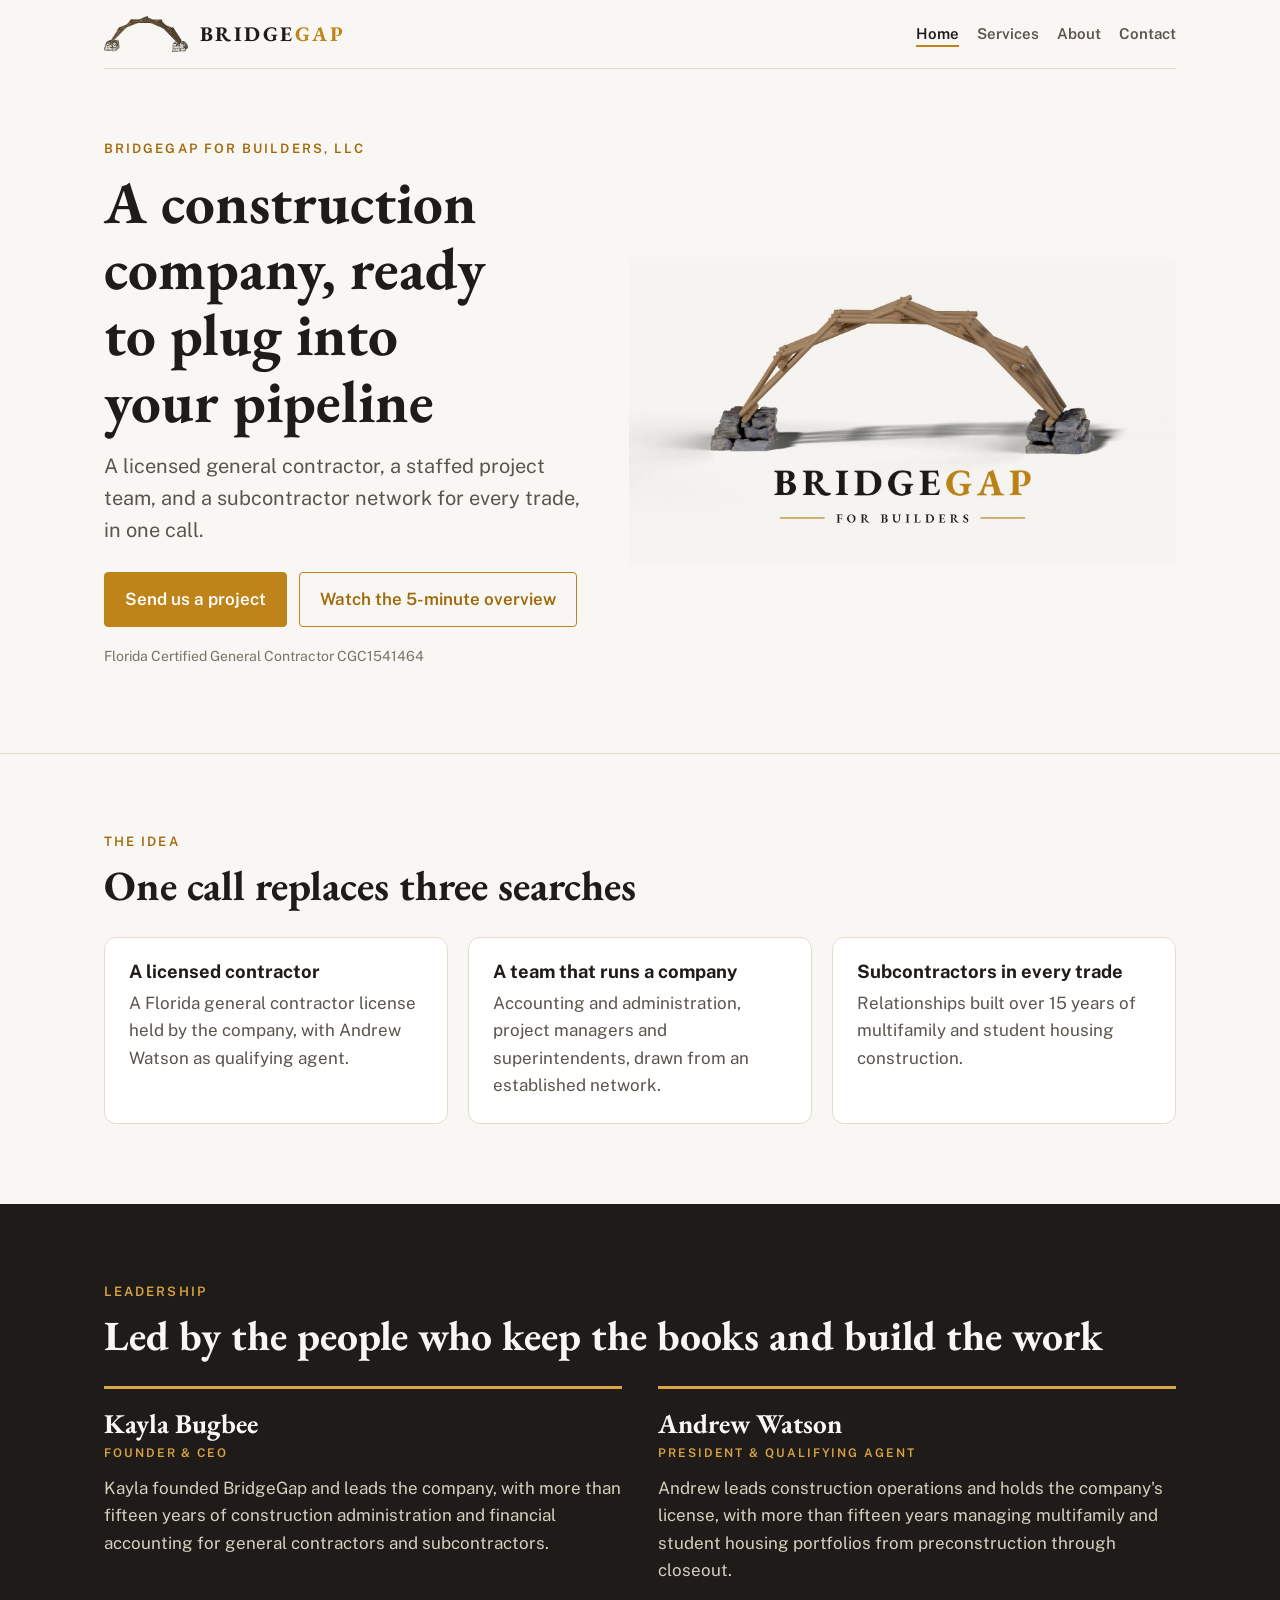
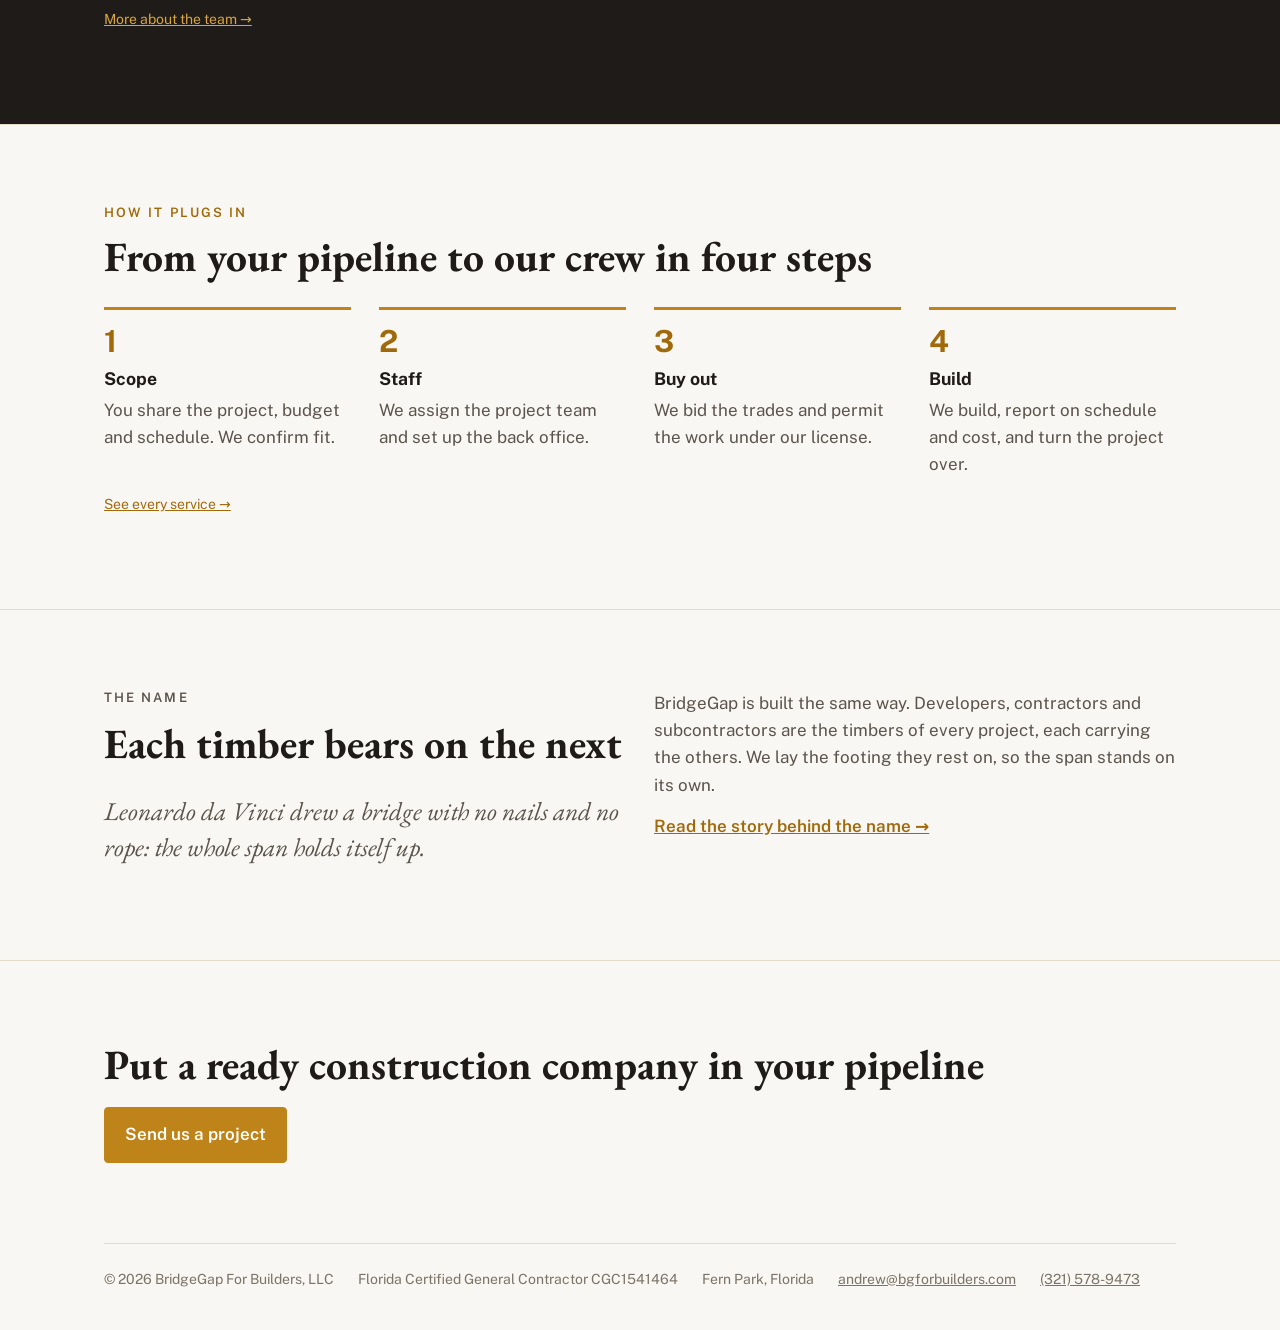
<file: index.html>
<!doctype html>
<html lang="en">
<head>
<meta charset="utf-8">
<meta name="viewport" content="width=device-width,initial-scale=1">
<title>BridgeGap For Builders</title>
<meta name="description" content="A Florida certified general contractor (CGC1541464) with a staffed project team and a subcontractor network, ready to plug into a developer's pipeline.">
<meta property="og:title" content="BridgeGap For Builders">
<meta property="og:description" content="A Florida certified general contractor (CGC1541464) with a staffed project team and a subcontractor network, ready to plug into a developer's pipeline.">
<meta property="og:image" content="https://www.bgforbuilders.com/assets/og.jpg">
<meta property="og:type" content="website">
<link rel="icon" href="assets/favicon.ico" sizes="any">
<link rel="icon" href="assets/favicon.svg" type="image/svg+xml">
<link rel="apple-touch-icon" href="assets/apple-touch-icon.png">
<link rel="preconnect" href="https://fonts.googleapis.com">
<link rel="preconnect" href="https://fonts.gstatic.com" crossorigin>
<link rel="stylesheet" href="https://fonts.googleapis.com/css2?family=EB+Garamond:ital,wght@0,500;0,600;0,700;1,400&family=Public+Sans:wght@400;600;700&display=swap">
<link rel="stylesheet" href="assets/site.css">
</head>
<body>
<div class="wrap">
  <header class="top">
    <a class="brand" href="index.html">
      <img src="assets/mark.png" width="84" height="36" alt="">
      <span>Bridge<b>Gap</b></span>
    </a>
    <nav aria-label="Main"><a href="index.html" aria-current="page">Home</a><a href="services.html">Services</a><a href="about.html">About</a><a href="contact.html">Contact</a></nav>
  </header>
</div>
<div class="wrap">
  <div class="hero">
    <div>
      <p class="eyebrow">BridgeGap For Builders, LLC</p>
      <h1>A construction company, ready to plug into your pipeline</h1>
      <p class="lede">A licensed general contractor, a staffed project team, and a subcontractor network for every trade, in one call.</p>
      <div class="actions">
        <a class="btn solid" href="contact.html">Send us a project</a>
        <a class="btn line" href="https://netorgft19913843-my.sharepoint.com/:v:/g/personal/andrew_bgforbuilders_com/IQCck_mI61bSQ5mAD1Hds7wqAaHrCgmL9otDY9VZOCg8VP4?e=DYeQAD" target="_blank" rel="noopener">Watch the 5-minute overview</a>
      </div>
      <p class="lic">Florida Certified General Contractor CGC1541464</p>
    </div>
    <figure><img src="assets/bridge-hero.jpg" width="1600" height="900" alt="Leonardo da Vinci's self-supporting timber bridge on two fieldstone bases, above the BridgeGap For Builders wordmark"></figure>
  </div>
</div>

<section id="idea">
  <div class="wrap">
    <p class="eyebrow">The idea</p>
    <h2>One call replaces three searches</h2>
    <div class="cards">
      <div class="card"><h3>A licensed contractor</h3><p>A Florida general contractor license held by the company, with Andrew Watson as qualifying agent.</p></div>
      <div class="card"><h3>A team that runs a company</h3><p>Accounting and administration, project managers and superintendents, drawn from an established network.</p></div>
      <div class="card"><h3>Subcontractors in every trade</h3><p>Relationships built over 15 years of multifamily and student housing construction.</p></div>
    </div>
  </div>
</section>

<section class="dark">
  <div class="wrap">
    <p class="eyebrow">Leadership</p>
    <h2>Led by the people who keep the books and build the work</h2>
    <div class="people">
      <div class="person">
        <h3>Kayla Bugbee</h3>
        <p class="role">Founder &amp; CEO</p>
        <p>Kayla founded BridgeGap and leads the company, with more than fifteen years of construction administration and financial accounting for general contractors and subcontractors.</p>
      </div>
      <div class="person">
        <h3>Andrew Watson</h3>
        <p class="role">President &amp; Qualifying Agent</p>
        <p>Andrew leads construction operations and holds the company's license, with more than fifteen years managing multifamily and student housing portfolios from preconstruction through closeout.</p>
      </div>
    </div>
    <p class="note"><a href="about.html" style="color:var(--gold-hi)">More about the team &rarr;</a></p>
  </div>
</section>

<section>
  <div class="wrap">
    <p class="eyebrow">How it plugs in</p>
    <h2>From your pipeline to our crew in four steps</h2>
    <ol class="steps">
      <li><b>Scope</b><span>You share the project, budget and schedule. We confirm fit.</span></li>
      <li><b>Staff</b><span>We assign the project team and set up the back office.</span></li>
      <li><b>Buy out</b><span>We bid the trades and permit the work under our license.</span></li>
      <li><b>Build</b><span>We build, report on schedule and cost, and turn the project over.</span></li>
    </ol>
    <p class="note"><a href="services.html" style="color:var(--gold-ink)">See every service &rarr;</a></p>
  </div>
</section>

<section>
  <div class="wrap split">
    <div>
      <p class="eyebrow">The name</p>
      <h2>Each timber bears on the next</h2>
      <p class="quote">Leonardo da Vinci drew a bridge with no nails and no rope: the whole span holds itself up.</p>
    </div>
    <div>
      <p>BridgeGap is built the same way. Developers, contractors and subcontractors are the timbers of every project, each carrying the others. We lay the footing they rest on, so the span stands on its own.</p>
      <p><a href="about.html#name" style="color:var(--gold-ink);font-weight:600">Read the story behind the name &rarr;</a></p>
    </div>
  </div>
</section>

<section>
  <div class="wrap cta-band">
    <h2>Put a ready construction company in your pipeline</h2>
    <a class="btn solid" href="contact.html">Send us a project</a>
  </div>
</section>

<div class="wrap">
  <footer>
    <span>&copy; 2026 BridgeGap For Builders, LLC</span>
    <span>Florida Certified General Contractor CGC1541464</span>
    <span>Fern Park, Florida</span>
    <span><a href="mailto:andrew@bgforbuilders.com">andrew@bgforbuilders.com</a></span>
    <span><a href="tel:+13215789473">(321) 578-9473</a></span>
  </footer>
</div>
</body>
</html>
</file>
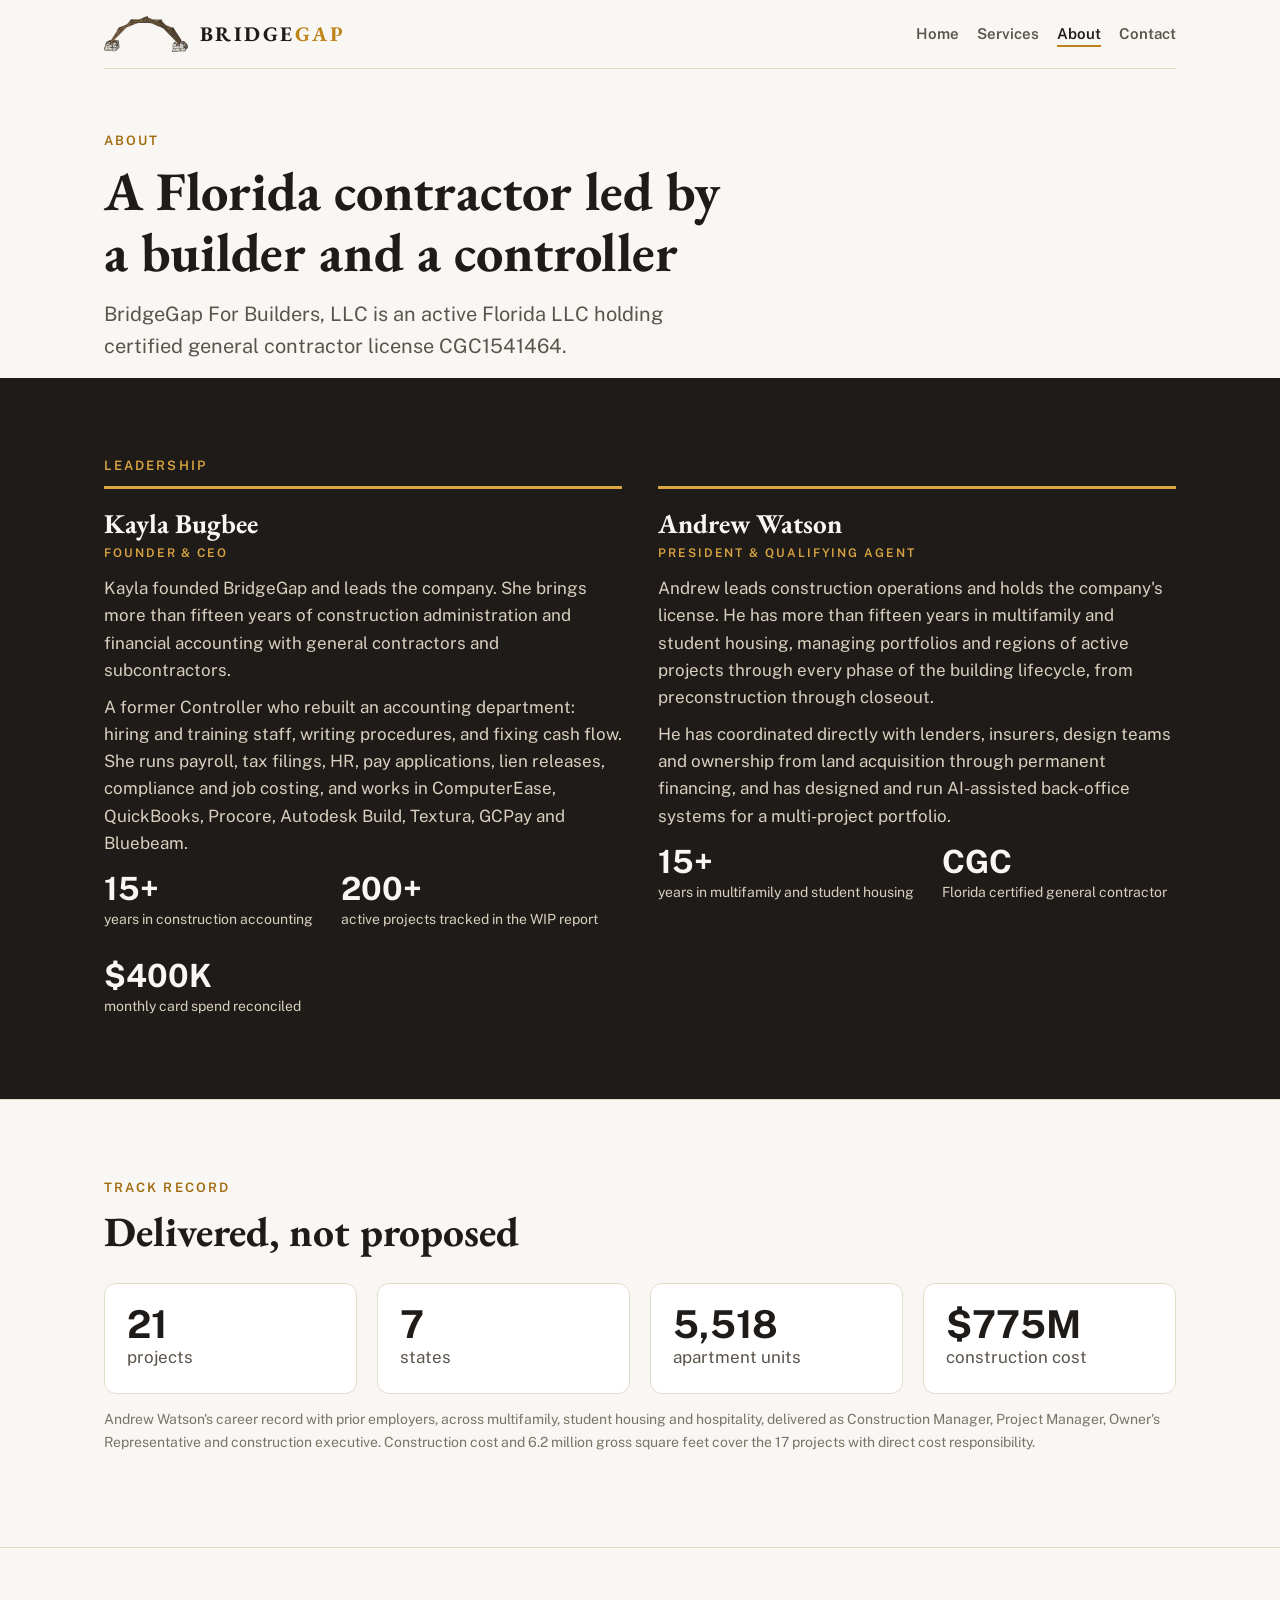
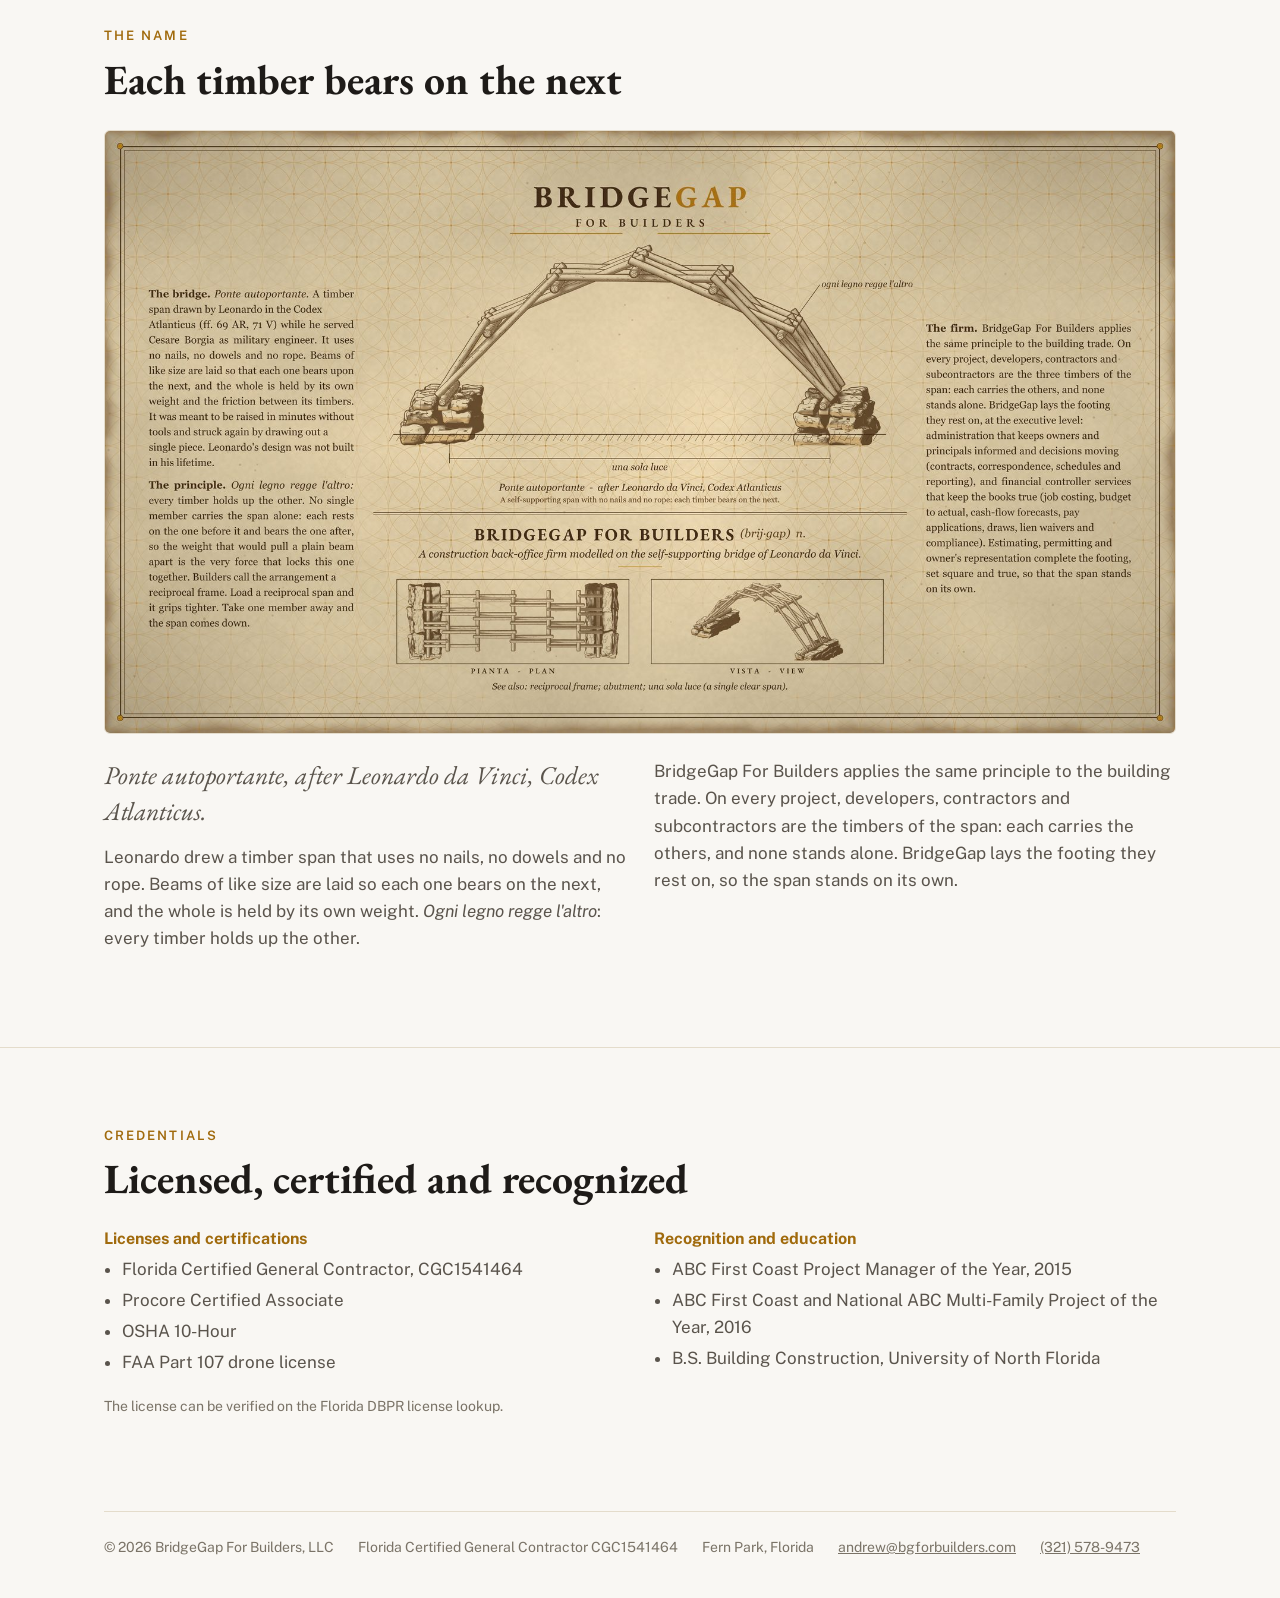
<file: about.html>
<!doctype html>
<html lang="en">
<head>
<meta charset="utf-8">
<meta name="viewport" content="width=device-width,initial-scale=1">
<title>About | BridgeGap For Builders</title>
<meta name="description" content="BridgeGap For Builders is led by founder and CEO Kayla Bugbee and President and qualifying agent Andrew Watson, Florida certified general contractor CGC1541464.">
<meta property="og:title" content="About | BridgeGap For Builders">
<meta property="og:description" content="BridgeGap For Builders is led by founder and CEO Kayla Bugbee and President and qualifying agent Andrew Watson, Florida certified general contractor CGC1541464.">
<meta property="og:image" content="https://www.bgforbuilders.com/assets/og.jpg">
<meta property="og:type" content="website">
<link rel="icon" href="assets/favicon.ico" sizes="any">
<link rel="icon" href="assets/favicon.svg" type="image/svg+xml">
<link rel="apple-touch-icon" href="assets/apple-touch-icon.png">
<link rel="preconnect" href="https://fonts.googleapis.com">
<link rel="preconnect" href="https://fonts.gstatic.com" crossorigin>
<link rel="stylesheet" href="https://fonts.googleapis.com/css2?family=EB+Garamond:ital,wght@0,500;0,600;0,700;1,400&family=Public+Sans:wght@400;600;700&display=swap">
<link rel="stylesheet" href="assets/site.css">
</head>
<body>
<div class="wrap">
  <header class="top">
    <a class="brand" href="index.html">
      <img src="assets/mark.png" width="84" height="36" alt="">
      <span>Bridge<b>Gap</b></span>
    </a>
    <nav aria-label="Main"><a href="index.html">Home</a><a href="services.html">Services</a><a href="about.html" aria-current="page">About</a><a href="contact.html">Contact</a></nav>
  </header>
</div>
<div class="wrap pagehead">
  <p class="eyebrow">About</p>
  <h1>A Florida contractor led by a builder and a controller</h1>
  <p class="lede">BridgeGap For Builders, LLC is an active Florida LLC holding certified general contractor license CGC1541464.</p>
</div>

<section class="dark" id="leadership">
  <div class="wrap">
    <p class="eyebrow">Leadership</p>
    <div class="people">
      <div class="person">
        <h3>Kayla Bugbee</h3>
        <p class="role">Founder &amp; CEO</p>
        <p>Kayla founded BridgeGap and leads the company. She brings more than fifteen years of construction administration and financial accounting with general contractors and subcontractors.</p>
        <p>A former Controller who rebuilt an accounting department: hiring and training staff, writing procedures, and fixing cash flow. She runs payroll, tax filings, HR, pay applications, lien releases, compliance and job costing, and works in ComputerEase, QuickBooks, Procore, Autodesk Build, Textura, GCPay and Bluebeam.</p>
        <div class="stats">
          <div><b>15+</b><span>years in construction accounting</span></div>
          <div><b>200+</b><span>active projects tracked in the WIP report</span></div>
          <div><b>$400K</b><span>monthly card spend reconciled</span></div>
        </div>
      </div>
      <div class="person">
        <h3>Andrew Watson</h3>
        <p class="role">President &amp; Qualifying Agent</p>
        <p>Andrew leads construction operations and holds the company's license. He has more than fifteen years in multifamily and student housing, managing portfolios and regions of active projects through every phase of the building lifecycle, from preconstruction through closeout.</p>
        <p>He has coordinated directly with lenders, insurers, design teams and ownership from land acquisition through permanent financing, and has designed and run AI-assisted back-office systems for a multi-project portfolio.</p>
        <div class="stats">
          <div><b>15+</b><span>years in multifamily and student housing</span></div>
          <div><b>CGC</b><span>Florida certified general contractor</span></div>
        </div>
      </div>
    </div>
  </div>
</section>

<section id="record">
  <div class="wrap">
    <p class="eyebrow">Track record</p>
    <h2>Delivered, not proposed</h2>
    <div class="bignums">
      <div><b>21</b><span>projects</span></div>
      <div><b>7</b><span>states</span></div>
      <div><b>5,518</b><span>apartment units</span></div>
      <div><b>$775M</b><span>construction cost</span></div>
    </div>
    <p class="note">Andrew Watson's career record with prior employers, across multifamily, student housing and hospitality, delivered as Construction Manager, Project Manager, Owner's Representative and construction executive. Construction cost and 6.2 million gross square feet cover the 17 projects with direct cost responsibility.</p>
  </div>
</section>

<section id="name">
  <div class="wrap">
    <p class="eyebrow">The name</p>
    <h2>Each timber bears on the next</h2>
    <figure class="sheet"><img src="assets/leonardo-sheet.jpg" width="1800" height="1013" loading="lazy" alt="Engraved study sheet of Leonardo's self-supporting bridge under the BridgeGap For Builders wordmark, with notes on the bridge, the principle and the firm"></figure>
    <div class="split">
      <div>
        <p class="quote">Ponte autoportante, after Leonardo da Vinci, Codex Atlanticus.</p>
        <p>Leonardo drew a timber span that uses no nails, no dowels and no rope. Beams of like size are laid so each one bears on the next, and the whole is held by its own weight. <i>Ogni legno regge l'altro</i>: every timber holds up the other.</p>
      </div>
      <div>
        <p>BridgeGap For Builders applies the same principle to the building trade. On every project, developers, contractors and subcontractors are the timbers of the span: each carries the others, and none stands alone. BridgeGap lays the footing they rest on, so the span stands on its own.</p>
      </div>
    </div>
  </div>
</section>

<section id="credentials">
  <div class="wrap">
    <p class="eyebrow">Credentials</p>
    <h2>Licensed, certified and recognized</h2>
    <div class="creds">
      <div><h3>Licenses and certifications</h3><ul><li>Florida Certified General Contractor, CGC1541464</li><li>Procore Certified Associate</li><li>OSHA 10-Hour</li><li>FAA Part 107 drone license</li></ul></div>
      <div><h3>Recognition and education</h3><ul><li>ABC First Coast Project Manager of the Year, 2015</li><li>ABC First Coast and National ABC Multi-Family Project of the Year, 2016</li><li>B.S. Building Construction, University of North Florida</li></ul></div>
    </div>
    <p class="note">The license can be verified on the Florida DBPR license lookup.</p>
  </div>
</section>

<div class="wrap">
  <footer>
    <span>&copy; 2026 BridgeGap For Builders, LLC</span>
    <span>Florida Certified General Contractor CGC1541464</span>
    <span>Fern Park, Florida</span>
    <span><a href="mailto:andrew@bgforbuilders.com">andrew@bgforbuilders.com</a></span>
    <span><a href="tel:+13215789473">(321) 578-9473</a></span>
  </footer>
</div>
</body>
</html>
</file>
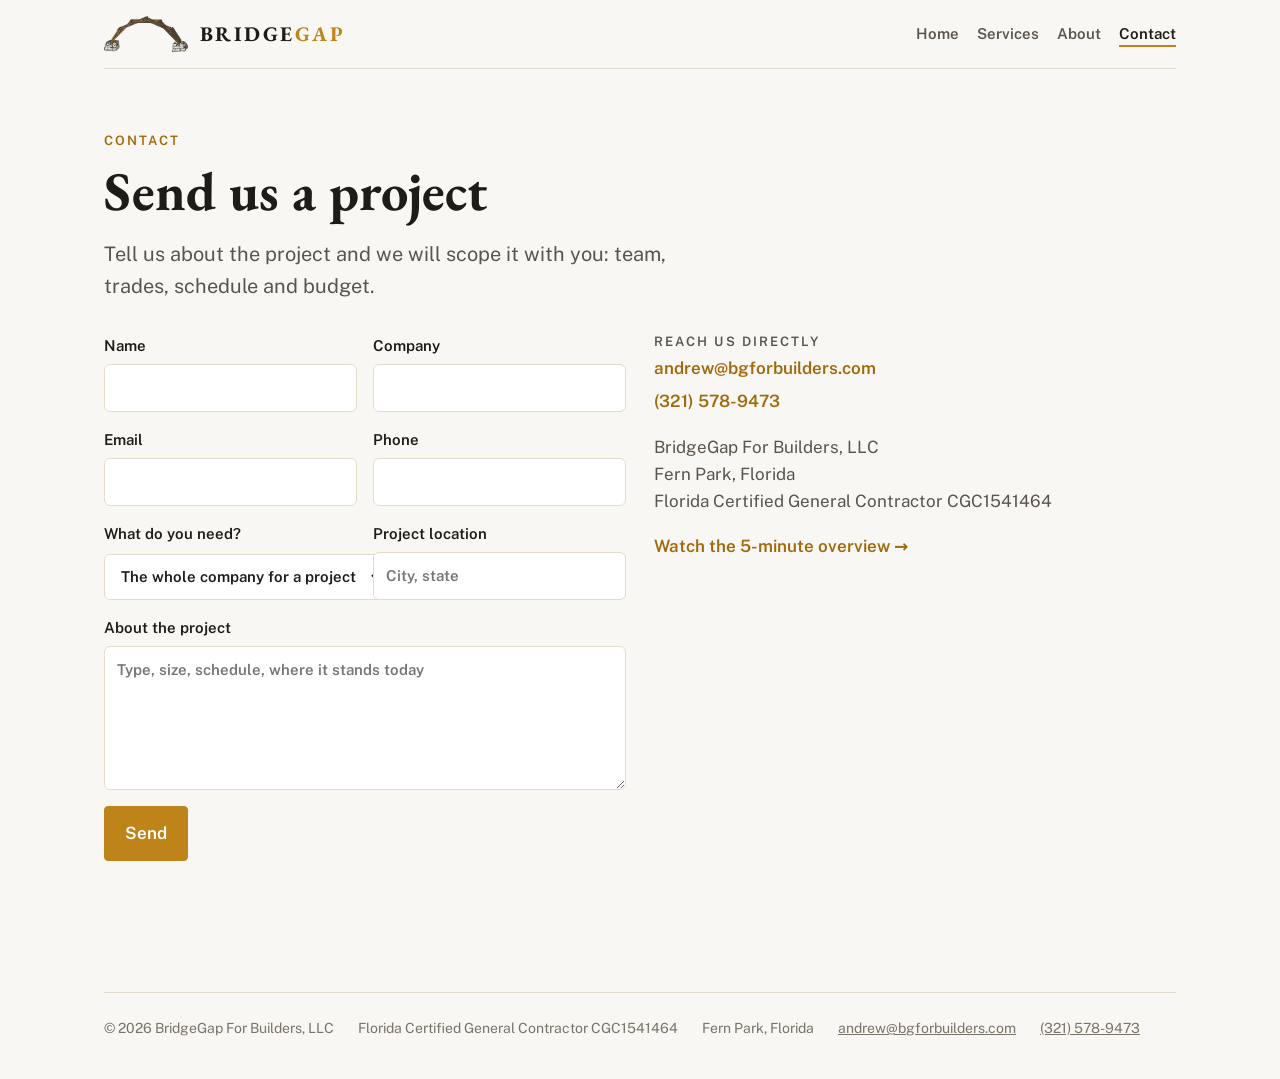
<file: contact.html>
<!doctype html>
<html lang="en">
<head>
<meta charset="utf-8">
<meta name="viewport" content="width=device-width,initial-scale=1">
<title>Contact | BridgeGap For Builders</title>
<meta name="description" content="Send BridgeGap For Builders a project to scope: team, trades, schedule and budget.">
<meta property="og:title" content="Contact | BridgeGap For Builders">
<meta property="og:description" content="Send BridgeGap For Builders a project to scope: team, trades, schedule and budget.">
<meta property="og:image" content="https://www.bgforbuilders.com/assets/og.jpg">
<meta property="og:type" content="website">
<link rel="icon" href="assets/favicon.ico" sizes="any">
<link rel="icon" href="assets/favicon.svg" type="image/svg+xml">
<link rel="apple-touch-icon" href="assets/apple-touch-icon.png">
<link rel="preconnect" href="https://fonts.googleapis.com">
<link rel="preconnect" href="https://fonts.gstatic.com" crossorigin>
<link rel="stylesheet" href="https://fonts.googleapis.com/css2?family=EB+Garamond:ital,wght@0,500;0,600;0,700;1,400&family=Public+Sans:wght@400;600;700&display=swap">
<link rel="stylesheet" href="assets/site.css">
</head>
<body>
<div class="wrap">
  <header class="top">
    <a class="brand" href="index.html">
      <img src="assets/mark.png" width="84" height="36" alt="">
      <span>Bridge<b>Gap</b></span>
    </a>
    <nav aria-label="Main"><a href="index.html">Home</a><a href="services.html">Services</a><a href="about.html">About</a><a href="contact.html" aria-current="page">Contact</a></nav>
  </header>
</div>
<div class="wrap pagehead">
  <p class="eyebrow">Contact</p>
  <h1>Send us a project</h1>
  <p class="lede">Tell us about the project and we will scope it with you: team, trades, schedule and budget.</p>
</div>

<section style="border-top:0;padding-top:16px">
  <div class="wrap split">
    <!-- FORM_ENDPOINT: Web3Forms (free, 250/month, delivers to andrew@). The access key is public by design. -->
    <form class="contact-form" id="contact" action="https://api.web3forms.com/submit" method="post">
      <input type="hidden" name="access_key" value="e02d6bed-cd8b-46e6-ac2d-83b9718f2a78">
      <input type="hidden" name="subject" value="New project inquiry from bgforbuilders.com">
      <input type="hidden" name="from_name" value="bgforbuilders.com">
      <input type="checkbox" name="botcheck" class="hp" tabindex="-1" autocomplete="off" aria-hidden="true">
      <div class="row">
        <label>Name<input name="name" autocomplete="name" required></label>
        <label>Company<input name="company" autocomplete="organization"></label>
      </div>
      <div class="row">
        <label>Email<input type="email" name="email" autocomplete="email" required></label>
        <label>Phone<input type="tel" name="phone" autocomplete="tel"></label>
      </div>
      <div class="row">
        <label>What do you need?
          <select name="service">
            <option>The whole company for a project</option>
            <option>General contractor of record</option>
            <option>Preconstruction</option>
            <option>Project leadership</option>
            <option>Back office</option>
            <option>Owner's representative</option>
            <option>Something else</option>
          </select>
        </label>
        <label>Project location<input name="location" placeholder="City, state"></label>
      </div>
      <label>About the project<textarea name="message" placeholder="Type, size, schedule, where it stands today"></textarea></label>
      <button class="btn solid" type="submit">Send</button>
      <p class="form-status" role="status" aria-live="polite"></p>
    </form>
    <script>
      // Send in place and show the result; without JS the form posts to Web3Forms' own thank-you page.
      document.getElementById("contact").addEventListener("submit", async (e) => {
        e.preventDefault();
        const form = e.target, status = form.querySelector(".form-status"), btn = form.querySelector("button");
        btn.disabled = true; status.textContent = "Sending...";
        try {
          const res = await fetch(form.action, { method: "POST", headers: { Accept: "application/json" }, body: new FormData(form) });
          const out = await res.json();
          if (!out.success) throw new Error(out.message);
          form.reset();
          status.textContent = "Thank you. We have your project and will be in touch.";
        } catch (err) {
          status.textContent = "That didn't send. Please email andrew@bgforbuilders.com or call (321) 578-9473.";
        }
        btn.disabled = false;
      });
    </script>
    <div class="side">
      <p class="eyebrow">Reach us directly</p>
      <p><a href="mailto:andrew@bgforbuilders.com">andrew@bgforbuilders.com</a></p>
      <p><a href="tel:+13215789473">(321) 578-9473</a></p>
      <p style="margin-top:18px">BridgeGap For Builders, LLC<br>Fern Park, Florida<br>Florida Certified General Contractor CGC1541464</p>
      <p style="margin-top:18px"><a href="https://netorgft19913843-my.sharepoint.com/:v:/g/personal/andrew_bgforbuilders_com/IQCck_mI61bSQ5mAD1Hds7wqAaHrCgmL9otDY9VZOCg8VP4?e=DYeQAD" target="_blank" rel="noopener">Watch the 5-minute overview &rarr;</a></p>
    </div>
  </div>
</section>

<div class="wrap">
  <footer>
    <span>&copy; 2026 BridgeGap For Builders, LLC</span>
    <span>Florida Certified General Contractor CGC1541464</span>
    <span>Fern Park, Florida</span>
    <span><a href="mailto:andrew@bgforbuilders.com">andrew@bgforbuilders.com</a></span>
    <span><a href="tel:+13215789473">(321) 578-9473</a></span>
  </footer>
</div>
</body>
</html>
</file>
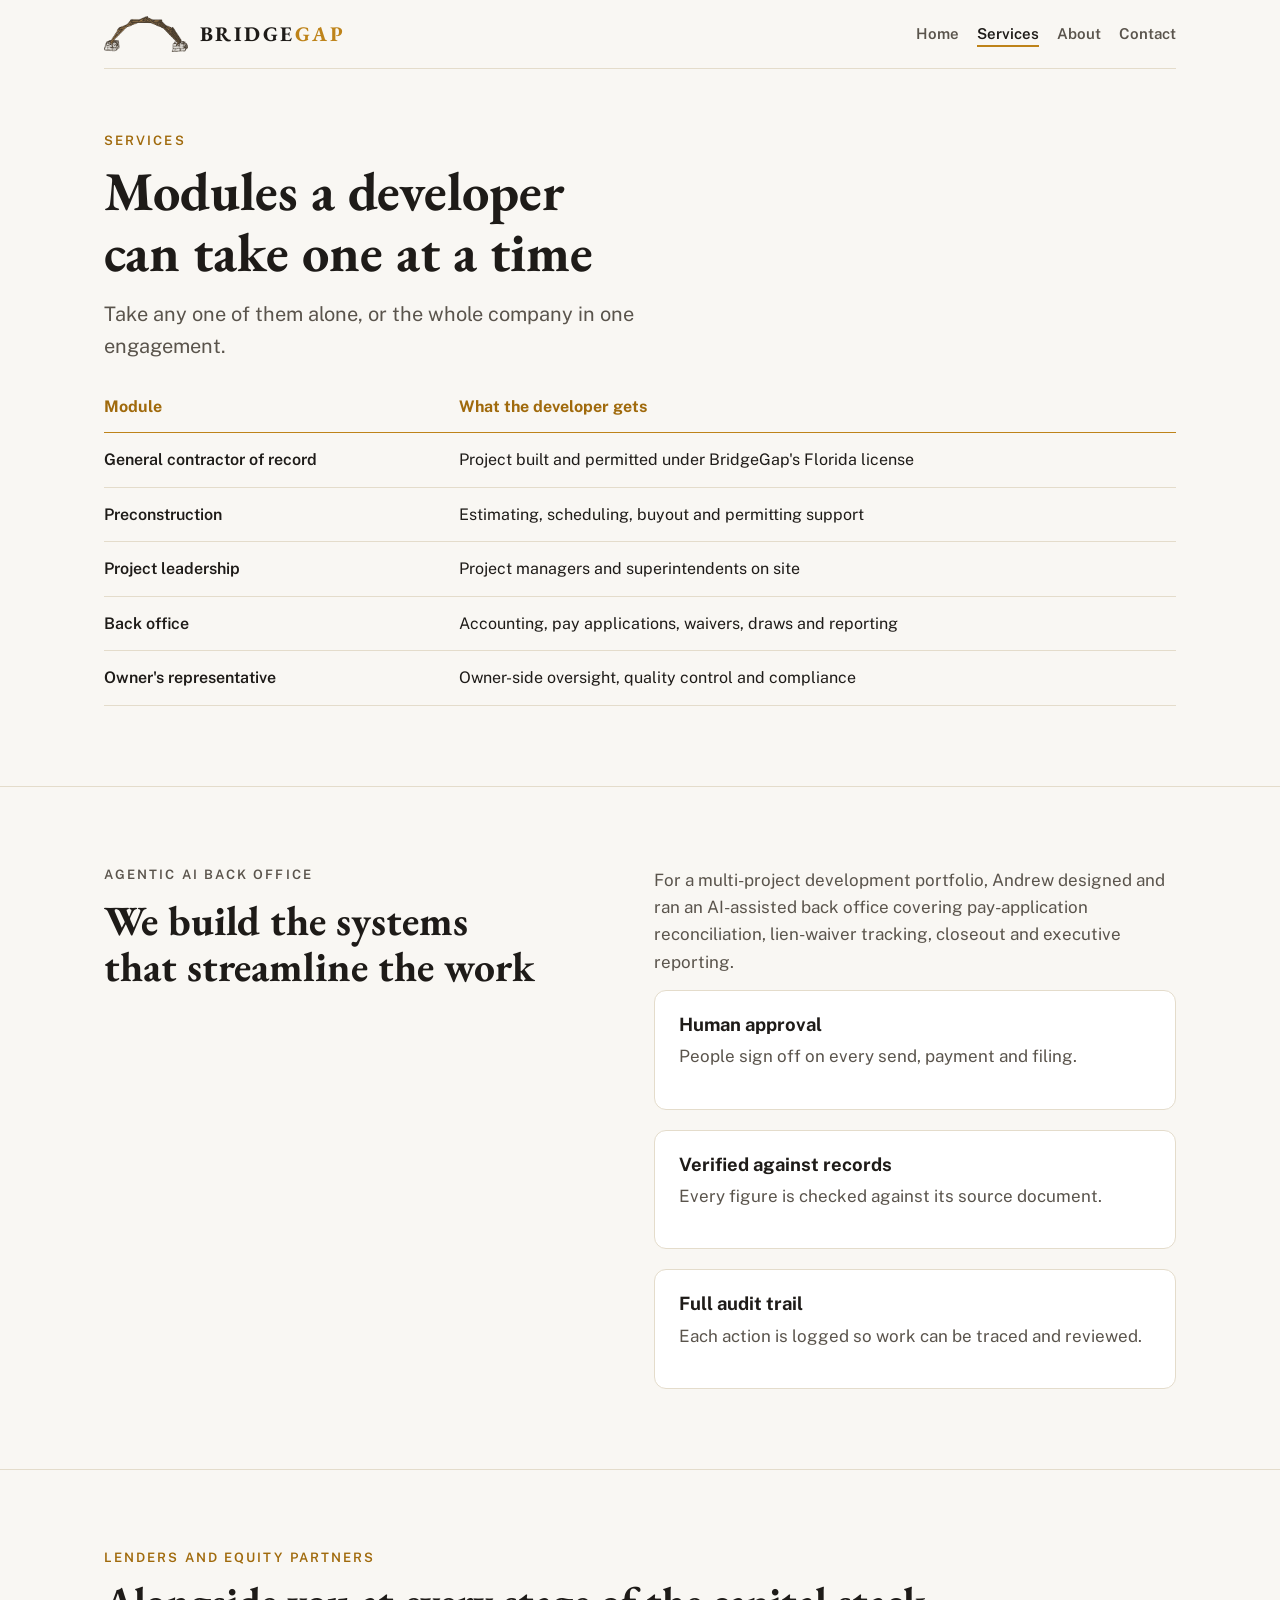
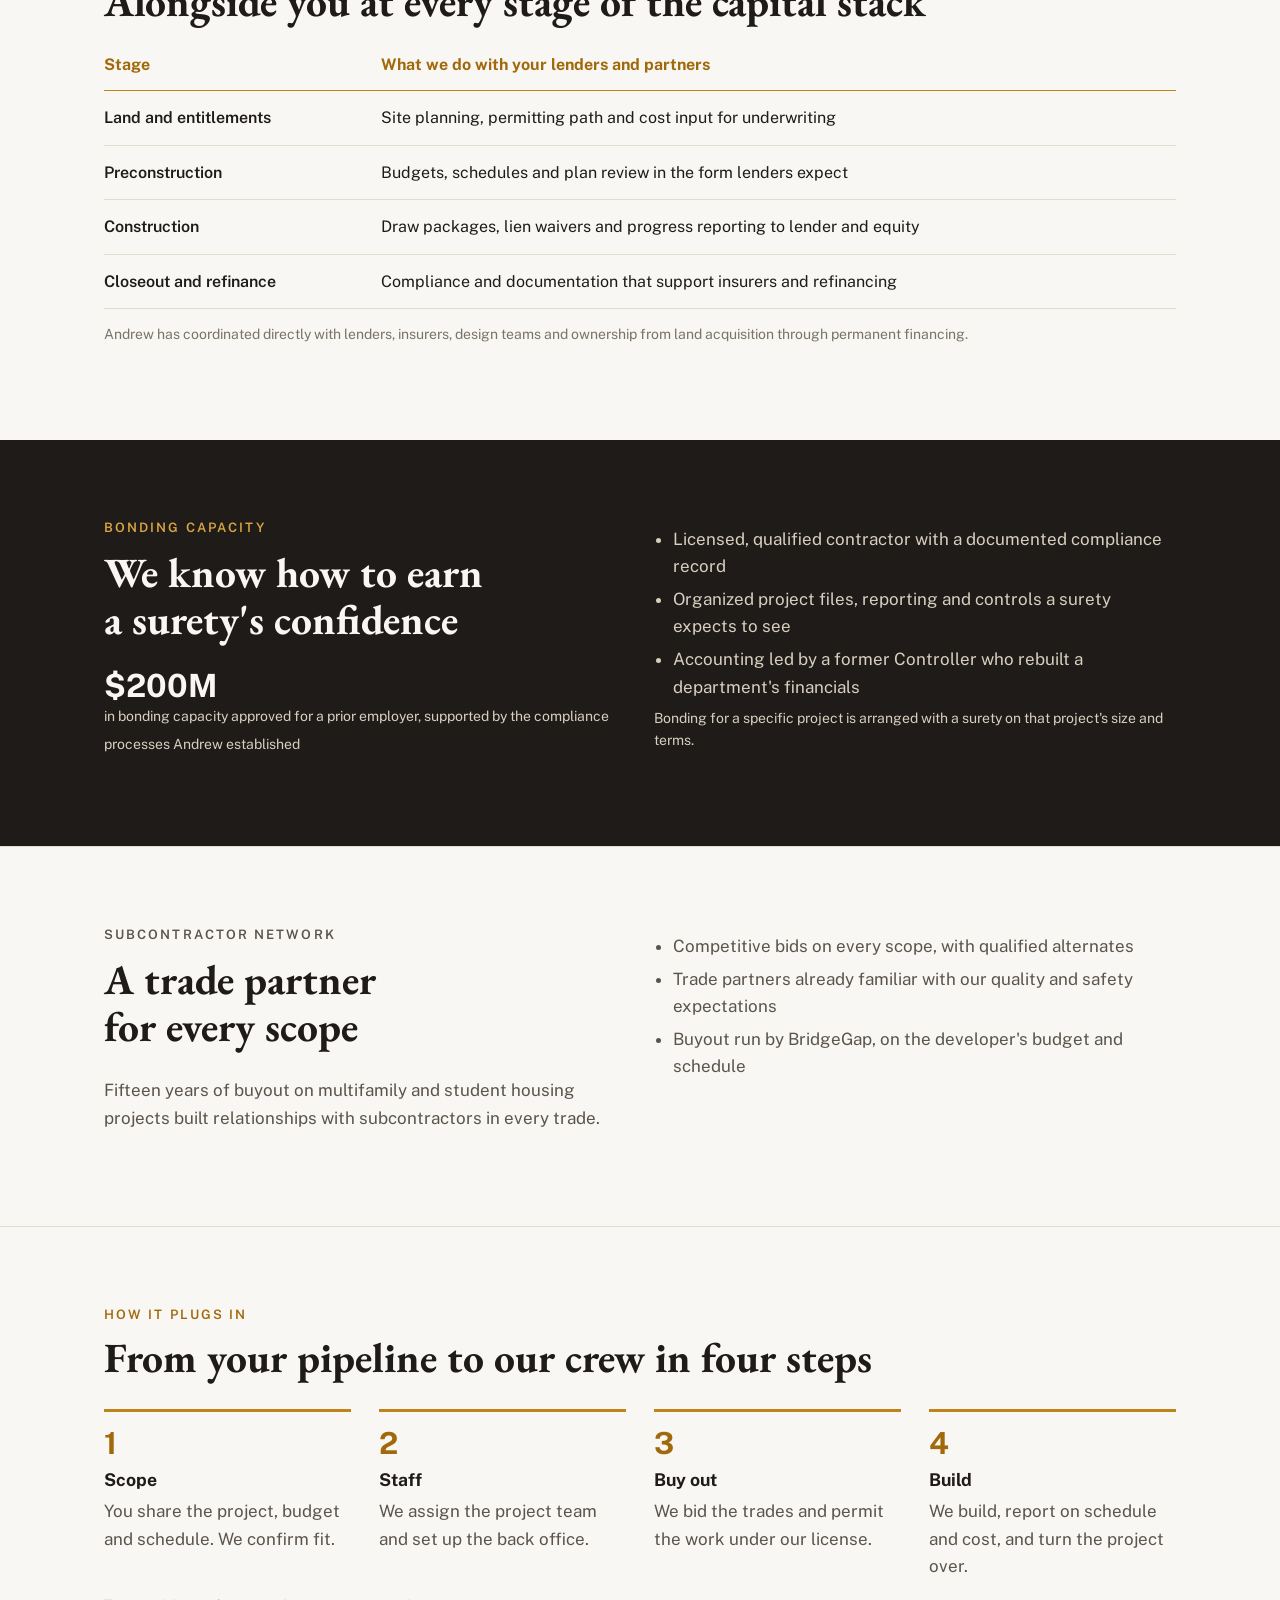
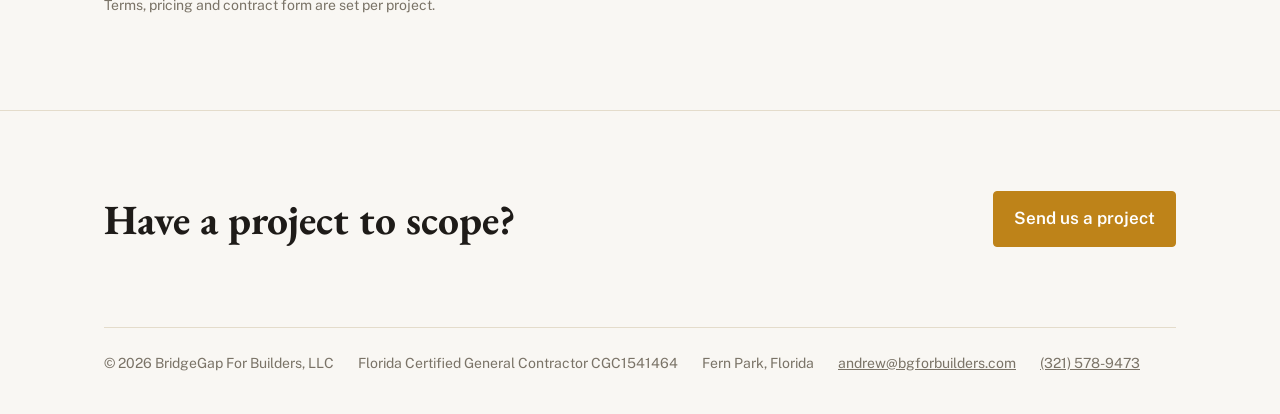
<file: services.html>
<!doctype html>
<html lang="en">
<head>
<meta charset="utf-8">
<meta name="viewport" content="width=device-width,initial-scale=1">
<title>Services | BridgeGap For Builders</title>
<meta name="description" content="General contractor of record, preconstruction, project leadership, back office and owner's representation, one module at a time or the whole company in one engagement.">
<meta property="og:title" content="Services | BridgeGap For Builders">
<meta property="og:description" content="General contractor of record, preconstruction, project leadership, back office and owner's representation, one module at a time or the whole company in one engagement.">
<meta property="og:image" content="https://www.bgforbuilders.com/assets/og.jpg">
<meta property="og:type" content="website">
<link rel="icon" href="assets/favicon.ico" sizes="any">
<link rel="icon" href="assets/favicon.svg" type="image/svg+xml">
<link rel="apple-touch-icon" href="assets/apple-touch-icon.png">
<link rel="preconnect" href="https://fonts.googleapis.com">
<link rel="preconnect" href="https://fonts.gstatic.com" crossorigin>
<link rel="stylesheet" href="https://fonts.googleapis.com/css2?family=EB+Garamond:ital,wght@0,500;0,600;0,700;1,400&family=Public+Sans:wght@400;600;700&display=swap">
<link rel="stylesheet" href="assets/site.css">
</head>
<body>
<div class="wrap">
  <header class="top">
    <a class="brand" href="index.html">
      <img src="assets/mark.png" width="84" height="36" alt="">
      <span>Bridge<b>Gap</b></span>
    </a>
    <nav aria-label="Main"><a href="index.html">Home</a><a href="services.html" aria-current="page">Services</a><a href="about.html">About</a><a href="contact.html">Contact</a></nav>
  </header>
</div>
<div class="wrap pagehead">
  <p class="eyebrow">Services</p>
  <h1>Modules a developer can take one at a time</h1>
  <p class="lede">Take any one of them alone, or the whole company in one engagement.</p>
</div>

<section style="border-top:0;padding-top:16px">
  <div class="wrap">
    <table class="mods">
      <thead><tr><th>Module</th><th>What the developer gets</th></tr></thead>
      <tbody>
        <tr><td>General contractor of record</td><td>Project built and permitted under BridgeGap's Florida license</td></tr>
        <tr><td>Preconstruction</td><td>Estimating, scheduling, buyout and permitting support</td></tr>
        <tr><td>Project leadership</td><td>Project managers and superintendents on site</td></tr>
        <tr><td>Back office</td><td>Accounting, pay applications, waivers, draws and reporting</td></tr>
        <tr><td>Owner's representative</td><td>Owner-side oversight, quality control and compliance</td></tr>
      </tbody>
    </table>
  </div>
</section>

<section id="systems">
  <div class="wrap split">
    <div>
      <p class="eyebrow">Agentic AI back office</p>
      <h2>We build the systems that streamline the work</h2>
    </div>
    <div>
      <p>For a multi-project development portfolio, Andrew designed and ran an AI-assisted back office covering pay-application reconciliation, lien-waiver tracking, closeout and executive reporting.</p>
      <div class="cards">
        <div class="card"><h3>Human approval</h3><p>People sign off on every send, payment and filing.</p></div>
        <div class="card"><h3>Verified against records</h3><p>Every figure is checked against its source document.</p></div>
        <div class="card"><h3>Full audit trail</h3><p>Each action is logged so work can be traced and reviewed.</p></div>
      </div>
    </div>
  </div>
</section>

<section id="capital">
  <div class="wrap">
    <p class="eyebrow">Lenders and equity partners</p>
    <h2>Alongside you at every stage of the capital stack</h2>
    <table class="mods">
      <thead><tr><th>Stage</th><th>What we do with your lenders and partners</th></tr></thead>
      <tbody>
        <tr><td>Land and entitlements</td><td>Site planning, permitting path and cost input for underwriting</td></tr>
        <tr><td>Preconstruction</td><td>Budgets, schedules and plan review in the form lenders expect</td></tr>
        <tr><td>Construction</td><td>Draw packages, lien waivers and progress reporting to lender and equity</td></tr>
        <tr><td>Closeout and refinance</td><td>Compliance and documentation that support insurers and refinancing</td></tr>
      </tbody>
    </table>
    <p class="note">Andrew has coordinated directly with lenders, insurers, design teams and ownership from land acquisition through permanent financing.</p>
  </div>
</section>

<section id="bonding" class="dark">
  <div class="wrap split">
    <div>
      <p class="eyebrow">Bonding capacity</p>
      <h2>We know how to earn a surety's confidence</h2>
      <div class="stats"><div><b>$200M</b><span>in bonding capacity approved for a prior employer, supported by the compliance processes Andrew established</span></div></div>
    </div>
    <div>
      <ul class="checks" style="color:var(--night-muted)">
        <li>Licensed, qualified contractor with a documented compliance record</li>
        <li>Organized project files, reporting and controls a surety expects to see</li>
        <li>Accounting led by a former Controller who rebuilt a department's financials</li>
      </ul>
      <p class="note">Bonding for a specific project is arranged with a surety on that project's size and terms.</p>
    </div>
  </div>
</section>

<section id="subs">
  <div class="wrap split">
    <div>
      <p class="eyebrow">Subcontractor network</p>
      <h2>A trade partner for every scope</h2>
      <p>Fifteen years of buyout on multifamily and student housing projects built relationships with subcontractors in every trade.</p>
    </div>
    <ul class="checks">
      <li>Competitive bids on every scope, with qualified alternates</li>
      <li>Trade partners already familiar with our quality and safety expectations</li>
      <li>Buyout run by BridgeGap, on the developer's budget and schedule</li>
    </ul>
  </div>
</section>

<section>
  <div class="wrap">
    <p class="eyebrow">How it plugs in</p>
    <h2>From your pipeline to our crew in four steps</h2>
    <ol class="steps">
      <li><b>Scope</b><span>You share the project, budget and schedule. We confirm fit.</span></li>
      <li><b>Staff</b><span>We assign the project team and set up the back office.</span></li>
      <li><b>Buy out</b><span>We bid the trades and permit the work under our license.</span></li>
      <li><b>Build</b><span>We build, report on schedule and cost, and turn the project over.</span></li>
    </ol>
    <p class="note">Terms, pricing and contract form are set per project.</p>
  </div>
</section>

<section>
  <div class="wrap cta-band">
    <h2>Have a project to scope?</h2>
    <a class="btn solid" href="contact.html">Send us a project</a>
  </div>
</section>

<div class="wrap">
  <footer>
    <span>&copy; 2026 BridgeGap For Builders, LLC</span>
    <span>Florida Certified General Contractor CGC1541464</span>
    <span>Fern Park, Florida</span>
    <span><a href="mailto:andrew@bgforbuilders.com">andrew@bgforbuilders.com</a></span>
    <span><a href="tel:+13215789473">(321) 578-9473</a></span>
  </footer>
</div>
</body>
</html>
</file>
<file: assets/site.css>
/* One page, read like the pitch deck: the idea, who leads it, what a developer gets, how it plugs in, where the name comes from. */
:root{
  --paper:#F9F7F3; --panel:#FFFFFF; --ink:#1E1B18; --muted:#5A544C; --soft:#7A7367; --rule:#E4DCCB;
  --gold:#BE8319; --gold-ink:#A06A0C; --gold-hi:#D9A441; --night:#1E1B18; --night-ink:#F9F7F3; --night-muted:#D8CFBF;
  --f-serif:"EB Garamond",Georgia,"Times New Roman",serif;
  --f-sans:"Public Sans","Segoe UI",system-ui,sans-serif;
}
/* Light only, like the deck: cream pages with dark bands for emphasis. The engraved mark disappears on a dark page. */
:root{color-scheme:light}
*{box-sizing:border-box}
html{scroll-behavior:smooth}
@media (prefers-reduced-motion:reduce){html{scroll-behavior:auto}}
body{margin:0;background:var(--paper);color:var(--ink);font:17px/1.6 var(--f-sans)}
img{max-width:100%;height:auto;display:block}
.wrap{max-width:72rem;margin:0 auto;padding-inline:clamp(16px,4vw,40px)}
a{color:inherit}
a:focus-visible{outline:2px solid var(--gold);outline-offset:3px}
h1,h2,h3{font-family:var(--f-serif);font-weight:700;line-height:1.12;margin:0;text-wrap:balance}
.eyebrow{font:600 13px/1.2 var(--f-sans);letter-spacing:.16em;text-transform:uppercase;color:var(--gold-ink);margin:0 0 12px}

/* header */
.top{display:flex;align-items:center;justify-content:space-between;gap:16px;flex-wrap:wrap;padding-block:16px;border-bottom:1px solid var(--rule)}
.brand{display:flex;align-items:center;gap:12px;text-decoration:none}
.brand img{width:84px}
.brand span{font:700 1.3rem/1 var(--f-serif);letter-spacing:.12em;text-transform:uppercase}
.brand span b{color:var(--gold)}
nav{display:flex;gap:18px;flex-wrap:wrap}
nav a{text-decoration:none;font-weight:600;font-size:15px;color:var(--muted)}
nav a:hover{color:var(--ink)}

/* hero */
.hero{display:grid;gap:28px;align-items:center;padding-block:clamp(36px,6vw,72px)}
@media (min-width:60rem){.hero{grid-template-columns:1fr 1.1fr}}
.hero h1{font-size:clamp(2.3rem,5.2vw,3.7rem)}
.lede{font-size:clamp(1.05rem,2vw,1.25rem);color:var(--muted);margin:16px 0 26px;max-width:36rem}
.actions{display:flex;gap:12px;flex-wrap:wrap}
.btn{display:inline-flex;align-items:center;gap:8px;text-decoration:none;font-weight:600;padding:13px 20px;border-radius:4px;border:1.5px solid var(--gold)}
.btn.solid{background:var(--gold);color:#fff}
.btn.solid:hover{filter:brightness(1.06)}
.btn.line{color:var(--gold-ink)}
.btn.line:hover{background:color-mix(in srgb,var(--gold) 10%,transparent)}
.hero figure{margin:0;border-radius:6px;overflow:hidden;background:#F6F4F0}
.hero .lic{font-size:14px;color:var(--soft);margin-top:18px}

section{padding-block:clamp(44px,7vw,80px);border-top:1px solid var(--rule)}
section h2{font-size:clamp(1.8rem,3.6vw,2.6rem);margin-bottom:28px}
.cards{display:grid;grid-template-columns:repeat(auto-fit,minmax(min(100%,17rem),1fr));gap:20px}
.card{background:var(--panel);border:1px solid var(--rule);border-radius:12px;padding:24px;min-width:0}
.card h3{font-family:var(--f-sans);font-size:1.15rem;margin-bottom:8px}
.card p{margin:0;color:var(--muted)}

/* leadership, dark band like the deck's dark slides */
.dark{background:var(--night);color:var(--night-ink);border-top:0}
.dark .eyebrow{color:var(--gold-hi)}
.people{display:grid;grid-template-columns:repeat(auto-fit,minmax(min(100%,22rem),1fr));gap:36px}
.person{border-top:3px solid var(--gold-hi);padding-top:20px}
.person h3{font-size:1.7rem}
.person .role{font:600 12px/1.3 var(--f-sans);letter-spacing:.16em;text-transform:uppercase;color:var(--gold-hi);margin:6px 0 14px}
.person p{margin:0 0 10px;color:var(--night-muted)}
.stats{display:flex;gap:28px;flex-wrap:wrap;margin-top:16px}
.stats div{min-width:6rem}
.stats b{display:block;font:700 2rem/1 var(--f-sans);color:var(--night-ink)}
.stats span{font-size:14px;color:var(--night-muted)}

/* modules table */
.mods{width:100%;border-collapse:collapse;font-size:16px}
.mods th{font-weight:700;color:var(--gold-ink);text-align:left;padding:0 24px 12px 0;border-bottom:1px solid var(--gold)}
.mods td{padding:14px 24px 14px 0;border-bottom:1px solid var(--rule);vertical-align:top}
.mods td:first-child{font-weight:600;white-space:nowrap}
@media (max-width:40rem){.mods,.mods tbody,.mods tr,.mods td{display:block}.mods thead{display:none}.mods td:first-child{padding-bottom:0;border:0;white-space:normal}}

.split{display:grid;gap:28px}
@media (min-width:56rem){.split{grid-template-columns:1fr 1fr;align-items:start}}
.split p{margin:0 0 14px;color:var(--muted)}

/* steps */
.steps{list-style:none;margin:0;padding:0;display:grid;grid-template-columns:repeat(auto-fit,minmax(min(100%,14rem),1fr));gap:28px;counter-reset:s}
.steps li{counter-increment:s;border-top:3px solid var(--gold);padding-top:16px}
.steps li::before{content:counter(s);display:block;font:700 1.9rem/1 var(--f-sans);color:var(--gold-ink);margin-bottom:8px}
.steps b{display:block;font-size:1.1rem;margin-bottom:4px}
.steps span{color:var(--muted)}

/* the name */
.sheet{margin:0 0 24px;border-radius:6px;overflow:hidden;border:1px solid var(--rule)}
.quote{font:italic 400 clamp(1.25rem,2.4vw,1.6rem)/1.4 var(--f-serif);margin:0 0 14px;color:var(--ink)}

/* credentials */
.creds{display:grid;grid-template-columns:repeat(auto-fit,minmax(min(100%,20rem),1fr));gap:28px}
.creds h3{font-family:var(--f-sans);font-size:1rem;color:var(--gold-ink);margin-bottom:8px}
.creds ul{margin:0;padding-left:1.1rem;color:var(--muted)}
.creds li{margin:4px 0}

.contact{display:grid;gap:10px;max-width:44rem}
.contact p{margin:0;color:var(--muted)}
.contact .big{font:700 clamp(1.4rem,3.4vw,2rem)/1.2 var(--f-serif);text-decoration:none;word-break:break-word}
.contact .big:hover{color:var(--gold-ink)}

footer{border-top:1px solid var(--rule);padding-block:24px 40px;color:var(--soft);font-size:14px;display:flex;flex-wrap:wrap;gap:8px 24px}

/* nav state, page heads, forms (multi-page additions) */
nav a[aria-current="page"]{color:var(--ink);text-decoration:underline;text-decoration-color:var(--gold);text-underline-offset:6px;text-decoration-thickness:2px}
.pagehead{padding-block:clamp(36px,6vw,64px) clamp(8px,2vw,16px)}
.pagehead h1{font-size:clamp(2.2rem,5vw,3.4rem);max-width:48rem}
.pagehead .lede{margin-bottom:0}
.note{font-size:14px;color:var(--soft);margin-top:14px}
.dark .note{color:var(--night-muted)}
.bignums{display:grid;grid-template-columns:repeat(auto-fit,minmax(min(100%,11rem),1fr));gap:20px}
.bignums div{background:var(--panel);border:1px solid var(--rule);border-radius:12px;padding:22px}
.bignums b{display:block;font:700 2.4rem/1 var(--f-sans)}
.bignums span{color:var(--muted)}
.checks{margin:0;padding-left:1.2rem;color:var(--muted)} .checks li{margin:6px 0}
.cta-band{display:flex;align-items:center;justify-content:space-between;gap:20px;flex-wrap:wrap}
.cta-band h2{margin:0}
form.contact-form{display:grid;gap:16px;max-width:40rem}
.contact-form label{display:grid;gap:6px;font-weight:600;font-size:15px}
.contact-form input,.contact-form select,.contact-form textarea{font:inherit;color:var(--ink);background:var(--panel);border:1px solid var(--rule);border-radius:6px;padding:11px 12px}
.contact-form input:focus,.contact-form select:focus,.contact-form textarea:focus{outline:2px solid var(--gold);outline-offset:1px;border-color:var(--gold)}
.contact-form textarea{min-height:9rem;resize:vertical}
.contact-form .row{display:grid;gap:16px;grid-template-columns:repeat(auto-fit,minmax(min(100%,15rem),1fr))}
.contact-form button{justify-self:start;font:inherit;font-weight:600;cursor:pointer}
.side p{margin:0 0 6px;color:var(--muted)}
.side a{font-weight:600;text-decoration:none;color:var(--gold-ink)}
.hp{position:absolute;left:-9999px;width:1px;height:1px;opacity:0}
.form-status{margin:0;font-size:.95rem;color:var(--gold-ink);min-height:1.4em}
</file>
